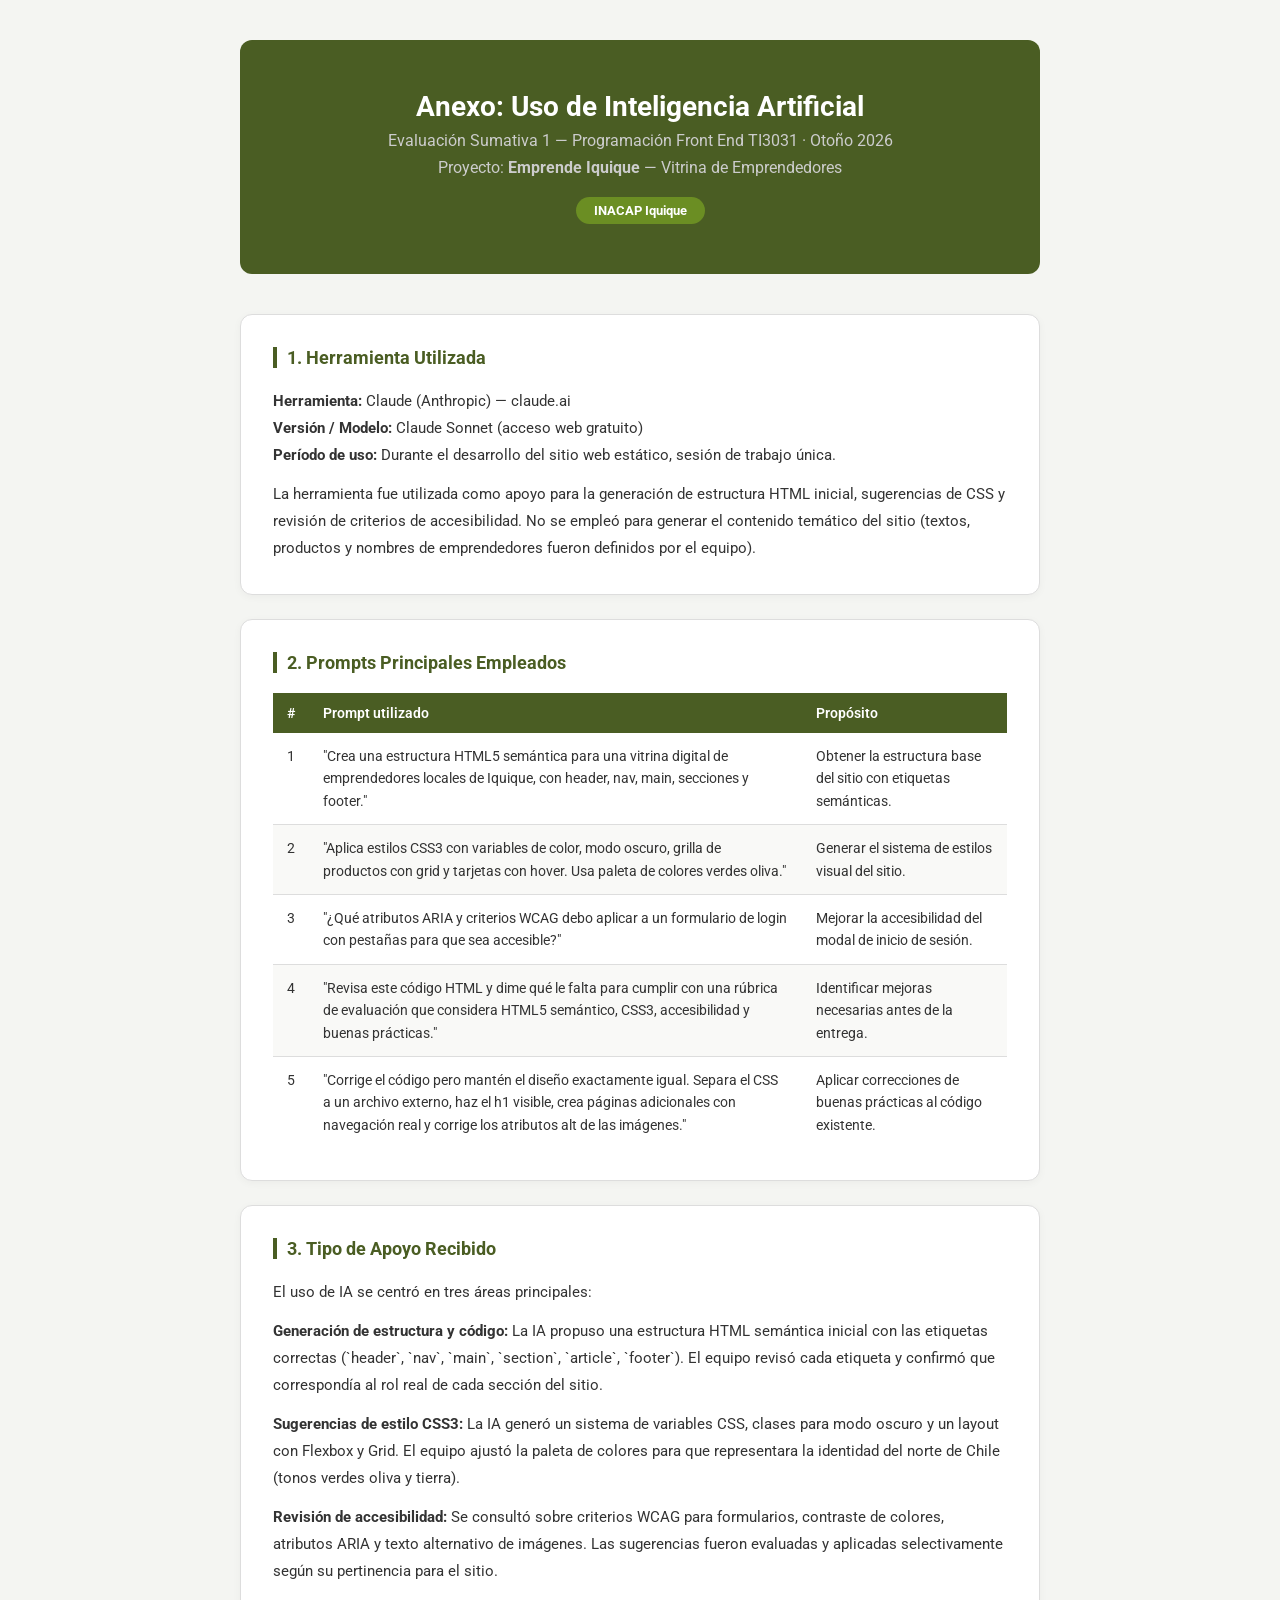
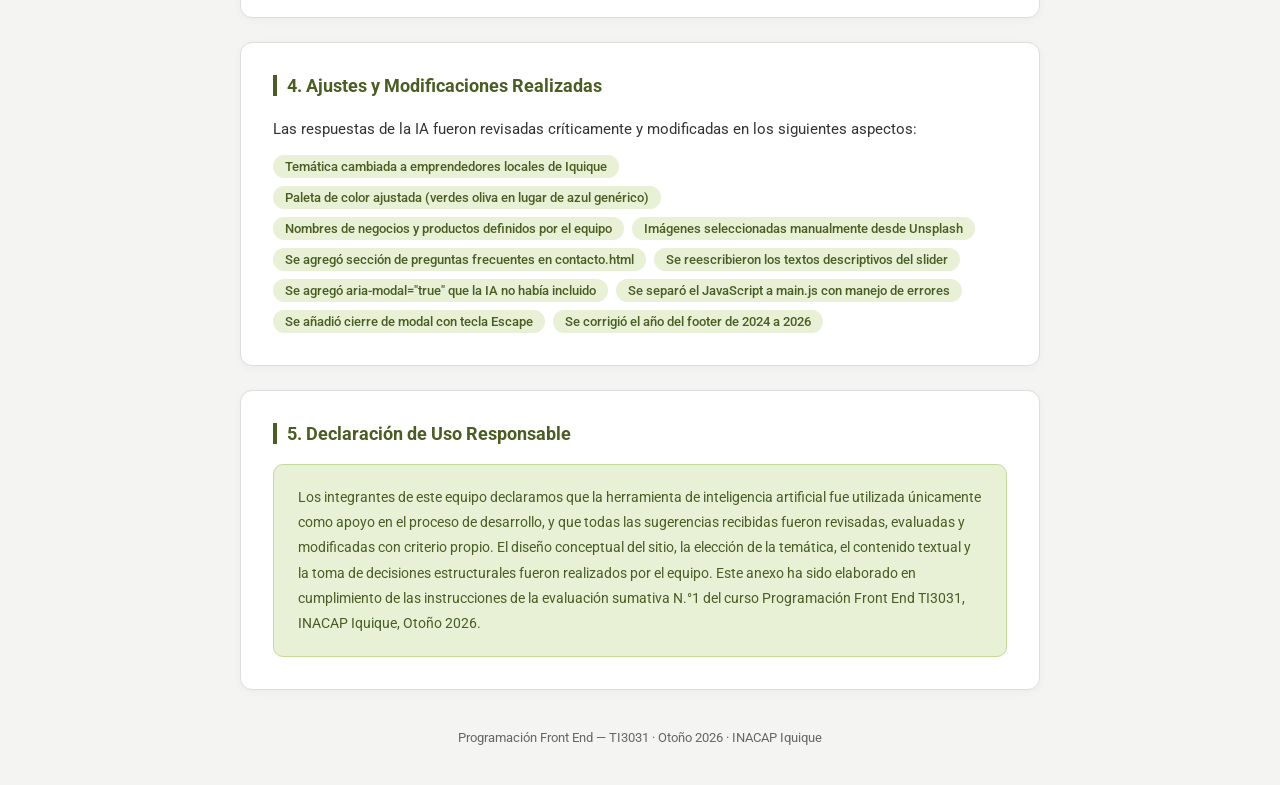
<file: pages/templates/pages/anexo_uso_ia.html>
<!DOCTYPE html>
<html lang="es">
<head>
  <meta charset="UTF-8"/>
  <meta name="viewport" content="width=device-width, initial-scale=1.0"/>
  <title>Anexo: Uso de Inteligencia Artificial - Emprende Iquique</title>
  <link href="https://fonts.googleapis.com/css2?family=Roboto:wght@400;500;700&display=swap" rel="stylesheet"/>
  <style>
    :root {
      --accent: #4a5d23;
      --accent-light: #6b8e23;
      --text: #333;
      --muted: #666;
      --border: #ddd;
      --bg: #f4f5f2;
      --card: #fff;
    }
    * { box-sizing: border-box; margin: 0; padding: 0; }
    body { font-family: 'Roboto', sans-serif; background: var(--bg); color: var(--text); padding: 40px 20px; }
    .container { max-width: 800px; margin: 0 auto; }

    /* Portada */
    .cover {
      background: var(--accent);
      color: #fff;
      border-radius: 12px;
      padding: 50px 40px;
      text-align: center;
      margin-bottom: 40px;
    }
    .cover h1 { font-size: 28px; margin-bottom: 8px; }
    .cover p  { font-size: 16px; color: #ccc; }
    .cover .badge {
      display: inline-block; margin-top: 20px;
      background: var(--accent-light); color: #fff;
      padding: 6px 18px; border-radius: 20px; font-size: 13px; font-weight: 700;
    }

    /* Secciones */
    .section {
      background: var(--card);
      border-radius: 12px;
      padding: 32px;
      margin-bottom: 24px;
      border: 1px solid var(--border);
      box-shadow: 0 2px 8px rgba(0,0,0,.04);
    }
    .section h2 {
      font-size: 18px;
      color: var(--accent);
      border-left: 4px solid var(--accent);
      padding-left: 10px;
      margin-bottom: 20px;
    }
    .section p { font-size: 15px; line-height: 1.8; color: var(--text); margin-bottom: 12px; }
    .section p:last-child { margin-bottom: 0; }

    /* Tabla de prompts */
    table { width: 100%; border-collapse: collapse; margin-top: 8px; font-size: 14px; }
    thead th {
      background: var(--accent); color: #fff;
      padding: 12px 14px; text-align: left; font-weight: 600;
    }
    tbody td { padding: 12px 14px; border-bottom: 1px solid var(--border); vertical-align: top; line-height: 1.6; }
    tbody tr:last-child td { border-bottom: none; }
    tbody tr:nth-child(even) { background: #f9f9f7; }

    /* Chips de ajuste */
    .chips { display: flex; flex-wrap: wrap; gap: 8px; margin-top: 10px; }
    .chip {
      background: #e8f0d6; color: var(--accent);
      padding: 4px 12px; border-radius: 20px; font-size: 13px; font-weight: 500;
    }

    /* Declaración */
    .declaration {
      background: #e8f0d6; border: 1px solid #c5d99b;
      border-radius: 10px; padding: 20px 24px; margin-top: 10px;
      font-size: 14px; line-height: 1.8; color: var(--accent);
    }

    /* Footer */
    .doc-footer { text-align: center; font-size: 13px; color: var(--muted); margin-top: 40px; }
  </style>
</head>
<body>
<div class="container">

  <!-- Portada -->
  <header class="cover">
    <h1>Anexo: Uso de Inteligencia Artificial</h1>
    <p>Evaluación Sumativa 1 — Programación Front End TI3031 · Otoño 2026</p>
    <p style="margin-top:8px;">Proyecto: <strong>Emprende Iquique</strong> — Vitrina de Emprendedores</p>
    <div class="badge">INACAP Iquique</div>
  </header>

  <!-- 1. Herramienta utilizada -->
  <section class="section">
    <h2>1. Herramienta Utilizada</h2>
    <p>
      <strong>Herramienta:</strong> Claude (Anthropic) — claude.ai<br/>
      <strong>Versión / Modelo:</strong> Claude Sonnet (acceso web gratuito)<br/>
      <strong>Período de uso:</strong> Durante el desarrollo del sitio web estático, sesión de trabajo única.
    </p>
    <p>
      La herramienta fue utilizada como apoyo para la generación de estructura HTML inicial, 
      sugerencias de CSS y revisión de criterios de accesibilidad. No se empleó para generar 
      el contenido temático del sitio (textos, productos y nombres de emprendedores fueron 
      definidos por el equipo).
    </p>
  </section>

  <!-- 2. Prompts principales -->
  <section class="section">
    <h2>2. Prompts Principales Empleados</h2>
    <table>
      <thead>
        <tr>
          <th>#</th>
          <th>Prompt utilizado</th>
          <th>Propósito</th>
        </tr>
      </thead>
      <tbody>
        <tr>
          <td>1</td>
          <td>"Crea una estructura HTML5 semántica para una vitrina digital de emprendedores locales de Iquique, con header, nav, main, secciones y footer."</td>
          <td>Obtener la estructura base del sitio con etiquetas semánticas.</td>
        </tr>
        <tr>
          <td>2</td>
          <td>"Aplica estilos CSS3 con variables de color, modo oscuro, grilla de productos con grid y tarjetas con hover. Usa paleta de colores verdes oliva."</td>
          <td>Generar el sistema de estilos visual del sitio.</td>
        </tr>
        <tr>
          <td>3</td>
          <td>"¿Qué atributos ARIA y criterios WCAG debo aplicar a un formulario de login con pestañas para que sea accesible?"</td>
          <td>Mejorar la accesibilidad del modal de inicio de sesión.</td>
        </tr>
        <tr>
          <td>4</td>
          <td>"Revisa este código HTML y dime qué le falta para cumplir con una rúbrica de evaluación que considera HTML5 semántico, CSS3, accesibilidad y buenas prácticas."</td>
          <td>Identificar mejoras necesarias antes de la entrega.</td>
        </tr>
        <tr>
          <td>5</td>
          <td>"Corrige el código pero mantén el diseño exactamente igual. Separa el CSS a un archivo externo, haz el h1 visible, crea páginas adicionales con navegación real y corrige los atributos alt de las imágenes."</td>
          <td>Aplicar correcciones de buenas prácticas al código existente.</td>
        </tr>
      </tbody>
    </table>
  </section>

  <!-- 3. Tipo de apoyo recibido -->
  <section class="section">
    <h2>3. Tipo de Apoyo Recibido</h2>
    <p>
      El uso de IA se centró en tres áreas principales:
    </p>
    <p>
      <strong>Generación de estructura y código:</strong> La IA propuso una estructura HTML semántica inicial 
      con las etiquetas correctas (`header`, `nav`, `main`, `section`, `article`, `footer`). 
      El equipo revisó cada etiqueta y confirmó que correspondía al rol real de cada sección del sitio.
    </p>
    <p>
      <strong>Sugerencias de estilo CSS3:</strong> La IA generó un sistema de variables CSS, clases para modo 
      oscuro y un layout con Flexbox y Grid. El equipo ajustó la paleta de colores para que 
      representara la identidad del norte de Chile (tonos verdes oliva y tierra).
    </p>
    <p>
      <strong>Revisión de accesibilidad:</strong> Se consultó sobre criterios WCAG para formularios, 
      contraste de colores, atributos ARIA y texto alternativo de imágenes. Las sugerencias 
      fueron evaluadas y aplicadas selectivamente según su pertinencia para el sitio.
    </p>
  </section>

  <!-- 4. Ajustes y modificaciones -->
  <section class="section">
    <h2>4. Ajustes y Modificaciones Realizadas</h2>
    <p>Las respuestas de la IA fueron revisadas críticamente y modificadas en los siguientes aspectos:</p>
    <div class="chips">
      <span class="chip">Temática cambiada a emprendedores locales de Iquique</span>
      <span class="chip">Paleta de color ajustada (verdes oliva en lugar de azul genérico)</span>
      <span class="chip">Nombres de negocios y productos definidos por el equipo</span>
      <span class="chip">Imágenes seleccionadas manualmente desde Unsplash</span>
      <span class="chip">Se agregó sección de preguntas frecuentes en contacto.html</span>
      <span class="chip">Se reescribieron los textos descriptivos del slider</span>
      <span class="chip">Se agregó aria-modal="true" que la IA no había incluido</span>
      <span class="chip">Se separó el JavaScript a main.js con manejo de errores</span>
      <span class="chip">Se añadió cierre de modal con tecla Escape</span>
      <span class="chip">Se corrigió el año del footer de 2024 a 2026</span>
    </div>
  </section>

  <!-- Declaración -->
  <section class="section">
    <h2>5. Declaración de Uso Responsable</h2>
    <div class="declaration">
      Los integrantes de este equipo declaramos que la herramienta de inteligencia artificial fue utilizada 
      únicamente como apoyo en el proceso de desarrollo, y que todas las sugerencias recibidas fueron 
      revisadas, evaluadas y modificadas con criterio propio. El diseño conceptual del sitio, la elección 
      de la temática, el contenido textual y la toma de decisiones estructurales fueron realizados por 
      el equipo. Este anexo ha sido elaborado en cumplimiento de las instrucciones de la evaluación 
      sumativa N.°1 del curso Programación Front End TI3031, INACAP Iquique, Otoño 2026.
    </div>
  </section>

  <footer class="doc-footer">
    <p>Programación Front End — TI3031 · Otoño 2026 · INACAP Iquique</p>
  </footer>

</div>
</body>
</html>
</file>
